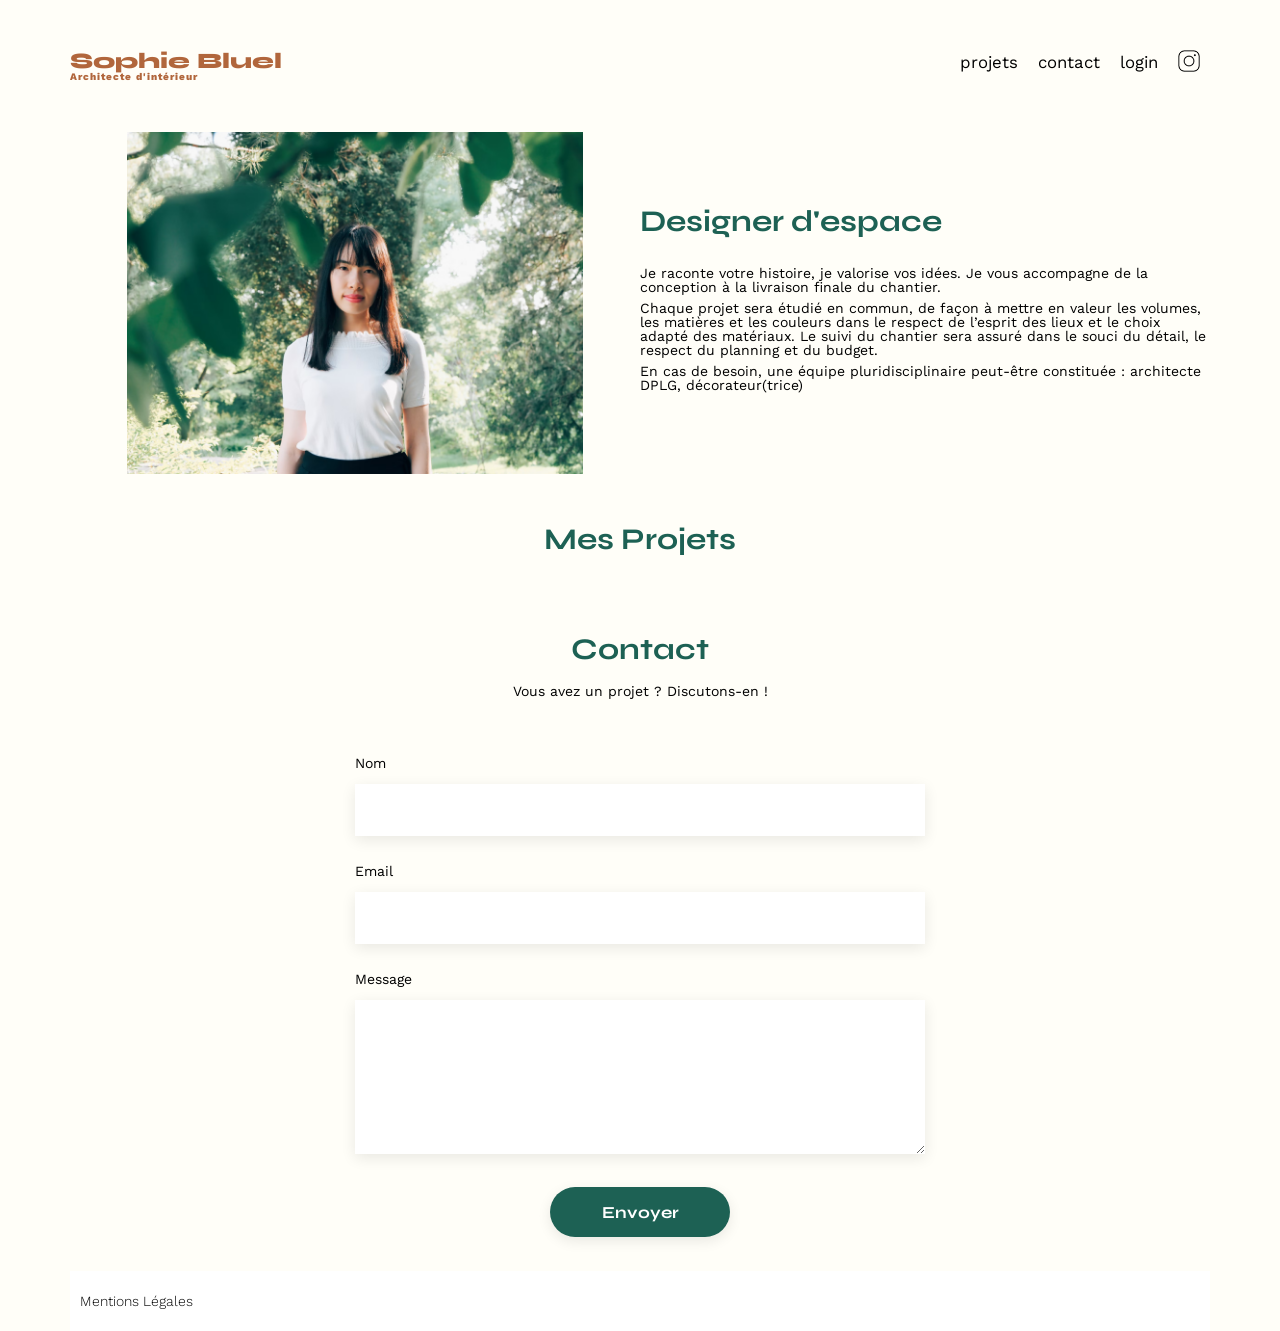
<file: FrontEnd/index.html>
<!DOCTYPE html>
<html lang="fr">

<head>
	<meta charset="UTF-8">
	<title>Sophie Bluel - Architecte d'intérieur</title>
	<meta name="viewport" content="width=device-width, initial-scale=1.0">
	<link rel="preconnect" href="https://fonts.googleapis.com">
	<link rel="preconnect" href="https://fonts.gstatic.com" crossorigin>
	<link href="https://fonts.googleapis.com/css2?family=Syne:wght@700;800&family=Work+Sans&display=swap"
		rel="stylesheet">
	<link rel="stylesheet" href="https://cdnjs.cloudflare.com/ajax/libs/font-awesome/6.2.1/css/all.min.css"
        integrity="sha512-MV7K8+y+gLIBoVD59lQIYicR65iaqukzvf/nwasF0nqhPay5w/9lJmVM2hMDcnK1OnMGCdVK+iQrJ7lzPJQd1w=="
        crossorigin="anonymous" referrerpolicy="no-referrer" />
	<meta name="description" content="">
	<link rel="stylesheet" href="./assets/style.css">
	<script type="module" src="javascripts.js"></script>
</head>

<body>
	<header>
		<h1>Sophie Bluel <span>Architecte d'intérieur</span></h1>
		<nav>
			<ul>
				<li><a href="">projets</a></li>
				<li><a href="">contact</a></li>
				<li><a href="login.html">login</a></li>
				<li><img src="./assets/icons/instagram.png" alt="Instagram"></li>
			</ul>
		</nav>
	</header>
	<main>
		<section id="introduction">
			<figure>
				<img src="./assets/images/sophie-bluel.png" alt="">
			</figure>
			<article>
				<h2>Designer d'espace</h2>
				<p>Je raconte votre histoire, je valorise vos idées. Je vous accompagne de la conception à la livraison
					finale du chantier.</p>
				<p>Chaque projet sera étudié en commun, de façon à mettre en valeur les volumes, les matières et les
					couleurs dans le respect de l’esprit des lieux et le choix adapté des matériaux. Le suivi du
					chantier sera assuré dans le souci du détail, le respect du planning et du budget.</p>
				<p>En cas de besoin, une équipe pluridisciplinaire peut-être constituée : architecte DPLG,
					décorateur(trice)</p>
			</article>
		</section>
		<section id="portfolio">
			<h2>Mes Projets</h2>
			<div class="gallery">

			</div>
		</section>
		<section id="contact">
			<h2>Contact</h2>
			<p>Vous avez un projet ? Discutons-en !</p>
			<form action="#" method="post">
				<label for="name">Nom</label>
				<input type="text" name="name" id="name">
				<label for="email">Email</label>
				<input type="email" name="email" id="email">
				<label for="message">Message</label>
				<textarea name="message" id="message" cols="30" rows="10"></textarea>
				<input type="submit" value="Envoyer">
			</form>
		</section>
	</main>

	<footer>
		<p>Mentions Légales</p>
	</footer>
</body>

</html>
</file>
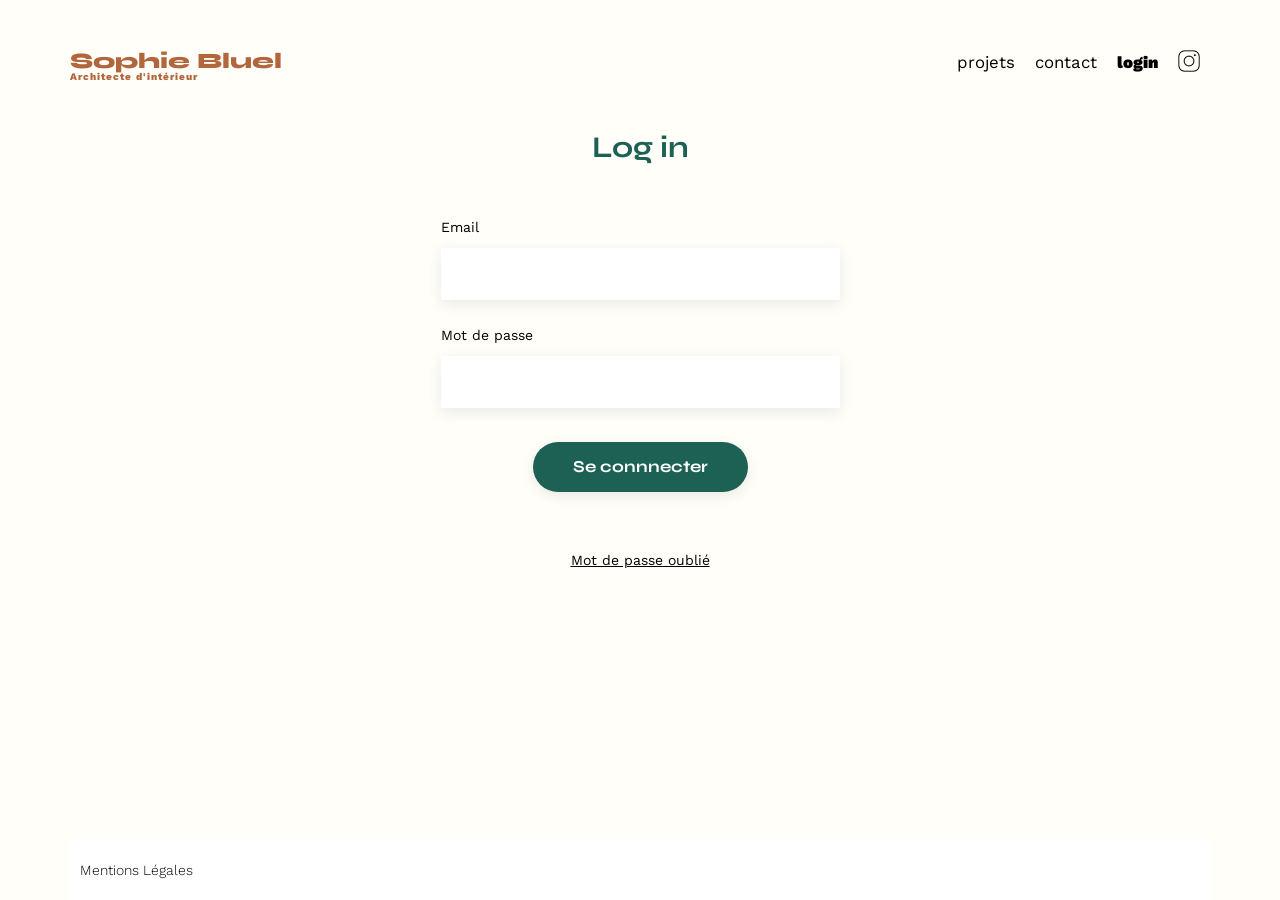
<file: FrontEnd/login.html>
<!DOCTYPE html>
<html lang="fr">

<head>
    <meta charset="UTF-8">
    <title>Sophie Bluel - Architecte d'intérieur</title>
    <meta name="viewport" content="width=device-width, initial-scale=1.0">
    <link rel="preconnect" href="https://fonts.googleapis.com">
    <link rel="preconnect" href="https://fonts.gstatic.com" crossorigin>
    <link href="https://fonts.googleapis.com/css2?family=Syne:wght@700;800&family=Work+Sans&display=swap"
        rel="stylesheet">
    <meta name="description" content="">
    <link rel="stylesheet" href="./assets/style.css">
    <script type="module" src="login.js"></script>
</head>

<body class="bodyLog">
    <div class="loginPage">
        <header>
            <h1>Sophie Bluel <span>Architecte d'intérieur</span></h1>
            <nav>
                <ul>
                    <li><a href="">projets</a></li>
                    <li><a href="">contact</a></li>
                    <li><a href="login.html" style="font-weight: 900;">login</a></li>
                    <li><img src="./assets/icons/instagram.png" alt="Instagram"></li>
                </ul>
            </nav>
        </header>


        <section id="loginForm">

            <h2>Log in</h2>

            <form action="#" method="post" class="formLog">
                <label for="email">Email</label>
                <input type="email" name="email" id="email">
                <label for="mdp">Mot de passe</label>
                <input type="text" name="mdp" id="mdp">
                <input type="submit" value="Se connnecter">
                <label>Mot de passe oublié</label>
            </form>

        </section>
    </div>
        <footer>
            <p>Mentions Légales</p>
        </footer>
</body>

</html>
</file>
<file: FrontEnd/assets/style.css>
/* http://meyerweb.com/eric/tools/css/reset/
   v2.0 | 20110126
   License: none (public domain)
*/

html,
body,
div,
span,
applet,
object,
iframe,
h1,
h2,
h3,
h4,
h5,
h6,
p,
blockquote,
pre,
a,
abbr,
acronym,
address,
big,
cite,
code,
del,
dfn,
em,
img,
ins,
kbd,
q,
s,
samp,
small,
strike,
strong,
sub,
sup,
tt,
var,
b,
u,
i,
center,
dl,
dt,
dd,
ol,
ul,
li,
fieldset,
form,
label,
legend,
table,
caption,
tbody,
tfoot,
thead,
tr,
th,
td,
article,
aside,
canvas,
details,
embed,
figure,
figcaption,
footer,
header,
hgroup,
menu,
nav,
output,
ruby,
section,
summary,
time,
mark,
audio,
video {
	margin: 0;
	padding: 0;
	border: 0;
	font-size: 100%;
	font: inherit;
	vertical-align: baseline;
}

/* HTML5 display-role reset for older browsers */
article,
aside,
details,
figcaption,
figure,
footer,
header,
hgroup,
menu,
nav,
section {
	display: block;
}

body {
	line-height: 1;
}

ol,
ul {
	list-style: none;
}

blockquote,
q {
	quotes: none;
}

blockquote:before,
blockquote:after,
q:before,
q:after {
	content: '';
	content: none;
}

table {
	border-collapse: collapse;
	border-spacing: 0;
}

/** end reset css**/
body {
	max-width: 1140px;
	margin: auto;
	font-family: 'Work Sans';
	font-size: 14px;
	background-color: #FFFEF8;
}

header {
	display: flex;
	justify-content: space-between;
	margin-bottom: 50px;
	margin-top: 50px;
}

section {
	margin: 50px 0
}

h1 {
	display: flex;
	flex-direction: column;
	font-family: 'Syne';
	font-size: 22px;
	font-weight: 800;
	color: #B1663C
}

h1>span {
	font-family: 'Work Sans';
	font-size: 10px;
	letter-spacing: 0.1em;
	;
}

h2 {
	font-family: 'Syne';
	font-weight: 700;
	font-size: 30px;
	color: #1D6154
}

nav ul {
	display: flex;
	align-items: center;
	list-style-type: none;

}

nav ul img {
	width: 22px;
	height: 22px;
}

nav li {
	padding: 0 10px;
	font-size: 1.2em;
}

nav li a {
	text-decoration: none;
	color: black;
}

li a:hover {
	color: #B1663C;
}

#introduction {
	display: flex;
	align-items: center;
}

#introduction figure {
	flex: 1
}

#introduction img {
	display: block;
	margin: auto;
	width: 80%;
}

#introduction article {
	flex: 1
}

#introduction h2 {
	margin-bottom: 1em;
}

#introduction p {
	margin-bottom: 0.5em;
}

#portfolio h2 {
	text-align: center;
	margin-bottom: 1em;
}

.gallery {
	width: 100%;
	display: grid;
	grid-template-columns: 1fr 1fr 1fr;
	grid-column-gap: 20px;
	grid-row-gap: 20px;
}

.gallery img {
	width: 100%;

}

#contact {
	width: 50%;
	margin: auto;
}

#contact>* {
	text-align: center;

}

#contact h2 {
	margin-bottom: 20px;
}

#contact form {
	text-align: left;
	margin-top: 30px;
	display: flex;
	flex-direction: column;
}

#contact input {
	height: 50px;
	font-size: 1.2em;
	border: none;
	box-shadow: 0px 4px 14px rgba(0, 0, 0, 0.09);
}

#contact label {
	margin: 2em 0 1em 0;
}

#contact textarea {
	border: none;
	box-shadow: 0px 4px 14px rgba(0, 0, 0, 0.09);
}

input[type="submit"] {
	font-family: 'Syne';
	font-weight: 700;
	color: white;
	background-color: #1D6154;
	margin: 2em auto;
	width: 180px;
	text-align: center;
	border-radius: 60px;
}

footer {
	width: 100%;
	height: 60px;
	background-color: white;
	align-content: center;
	justify-items: end;
}

footer p {
	font-family: 'Work Sans';
	padding: 0px 10px;
	font-weight: 300;
}


#portfolio nav {
	display: flex;
	align-items: center;
	justify-content: center;
	gap: 10px;
	margin-bottom: 30px;
	height: 40px;
}

#portfolio nav :first-child {
	color: white;
	background-color: #1D6154;
}

.btn-filter {
	height: 100%;
	font-weight: 700;
	font-size: 16px;
	line-height: 100%;
	color: #1D6154;
	align-content: center;
	background-color: white;
	border-radius: 24px;
	padding: 4px 19px 4px 19px;
	border: #91beb6 solid 1px;
}

/* page login */

.bodyLog {
	display: flex;
	flex-direction: column;
	justify-content: space-between;
	min-height: 100vh;
}

.loginPage {
	display: flex;
	flex-direction: column;
	justify-content: space-between;
}

.loginPage nav li {
	font-family: 'Work Sans';
	font-weight: 400;
}

.loginPage nav li:nth-child(3) {
	font-weight: 600;
}




#loginForm {
	width: 35%;
	margin: auto;
	margin-bottom: 100px;
}

#loginForm h2 {
	margin-bottom: 20px;
	text-align: center;
}

#loginForm form {
	text-align: left;
	margin-top: 30px;
	display: flex;
	flex-direction: column;
}

#loginForm input {
	height: 50px;
	font-size: 1.2em;
	border: none;
	box-shadow: 0px 4px 14px rgba(0, 0, 0, 0.09);
}

#loginForm input[type="submit"] {
	width: fit-content;
	padding: 0px 40px;
}

#loginForm label {
	margin: 2em 0 1em 0;
}

#loginForm form label:last-of-type {
	text-align: center;
	text-decoration: underline;
}

.errorMsg {
	text-align: center;
	color: red;
	margin-top: 10px;
}

/*CSS une fois login*/
.barEdit {
	position: absolute;
	top: 0;
	right: 0;
	left: 0;
	margin-bottom: 50px;
	width: 100%;
	height: 60px;
	background-color: black;
	display: flex;
	justify-content: center;
	align-items: center;
	gap: 10px;
}

#portfolio .divH {
	margin-top: 145px;
	margin-bottom: 100px;
	display: flex;
	justify-content: center;
	align-items: center;
	gap: 30px;
}

#portfolio .divH h2 {
	margin: 0;
}

.btnEdit {
	background-color: inherit;
	border: none;
	cursor: pointer;
}

.btnEdit .divEdit {
	color: black;
	height: 18px;
	line-height: 100%;
	gap: 5px;
}

.btnEdit .divEdit p {
	line-height: 100%;
	font-size: 16px;
}

.divEdit {
	color: white;
	display: flex;
	flex-flow: row;
	align-items: center;
	gap: 10px;
}

.divEdit i {
	display: flex;
	justify-content: center;
	align-items: center;
	height: 16px;
	width: 16px;
}

.divEdit.btnEdition {
	color: #1D6154;
}

/* personnalisation de la popup*/

.backPopup {
	display: none;
	position: fixed;
	top: 50%;
	left: 50%;
	transform: translate(-50%, -50%);
	height: 100vh;
	width: 100vw;
	background-color: rgba(0, 0, 0, 0.3);
	z-index: 1;
}

.popup {
	position: fixed;
	top: 50%;
	left: 50%;
	transform: translate(-50%, -50%);
	background-color: white;
	min-width: fit-content;
	max-width: 50%;
	min-height: 50%;
	z-index: 1;
	border-radius: 10px;
	display: flex;
	flex-direction: column;
	align-items: center;
	padding: 15px;
	gap: 5px;
}


.popup .divBtn {
	width: 100%;
	display: flex;
	justify-content: end;
	align-items: center;
}

.popup button {
	border: none;
	background-color: inherit;
	cursor: pointer;
}

.popup .divBtn .btnArrow {
	display: none;
}

.popup .btnArrow .fa-arrow-left:before {
	justify-content: center;
	align-items: center;
	width: 21px;
	height: 21px;
	font-size: 21px;
}

.popup .btnCroix .fa-xmark:before {
	display: flex;
	justify-content: center;
	align-items: center;
	width: 24px;
	height: 24px;
	font-size: 12px;
}

.popUne {
	display: flex;
	flex-direction: column;
	justify-content: center;
	align-items: center;
	gap: 5px;
	width: min-content;
	margin: 0 65px;
}


.popUne h2,
.popDeux h2 {
	align-self: center;
	font-family: "Work Sans";
	color: black;
	height: 30px;
	line-height: 26px;
	font-weight: 400;
}

.popUne .parentPj {
	box-sizing: border-box;
	overflow-y: auto;
	min-width: 466px;
	max-width: 62%;
	max-height: 50%;
	display: flex;
	flex-flow: row wrap;
	margin-top: 25px;
	margin-bottom: 30px;
	padding: 10px 0px 20px 0px;
	gap: 10px;
	border-bottom: 1px solid #B3B3B3;
}

.popUne .parentPj figure {
	box-sizing: border-box;
	display: flex;
	position: relative;
	width: 85px;
	height: 125px;
	padding-bottom: 20px;
}

.popUne .parentPj figure img {
	box-sizing: border-box;
	width: 100%;
}

.popUne .fa-trash-can {
	position: absolute;
	top: 5px;
	right: 5px;
	z-index: 1;
	display: flex;
	justify-content: center;
	align-items: center;
	min-width: 17px;
	min-height: 17px;
	max-height: 17px;
	background-color: black;
	border: none;
	cursor: pointer;
	color: white;
	font-size: 10px;
}

.popUne .addPhoto {
	border: none;
	cursor: pointer;
	color: white;
	background-color: #1D6154;
	padding: 10px 50px;
	border-radius: 25px;
	align-self: center;
	font-weight: 700;
	font-size: 14px;
	line-height: 100%;
	margin-bottom: 15px;
}

/*2ème popup*/


.popDeux {
	flex-wrap: wrap;
	padding-top: 10px;
	display: none;
	flex-direction: column;
	align-content: center;
	justify-content: center;
	gap: 30px;
	height: 100%;
	min-width: 610px;
	width: 100%;
}

/* addPhotoForm */
.popDeux .addPhotoForm {
	min-width: 416px;
	width: 55%;
	display: flex;
	flex-direction: column;
	justify-content: center;
	align-content: center;
	gap: 15px;
}

i.fa-regular.fa-image::before {
	display: flex;
	justify-content: center;
	align-items: center;
	width: 76px;
	height: 76px;
	font-size: 65px;

}




/* parentAdd */

.popDeux .parentAdd {
	background-color: #E8F1F6;
	max-width: 100%;
	max-height: 15%;
	display: flex;
	flex-direction: column;
	justify-content: center;
	align-items: center;
}

.popDeux input#image {
	display: none;
}

.popDeux .labelAdd {
	display: flex;
	max-width: 260px;
	max-height: 150px;
	cursor: pointer;
	display: flex;
	flex-direction: column;
	justify-content: center;
	align-items: center;
	gap: 10px;
}

.popDeux .labelAdd .fa-image {
	color: #B9C5CC;
	padding-top: 10px;
}

.popDeux .labelAdd .pAjout {
	color: #306685;
	background-color: #CBD6DC;
	border-radius: 25px;
	padding: 10px 35px;
}

.popDeux .labelAdd  .infoAdd {
	color: #444444;
	padding-bottom: 20px;
}

.popDeux .labelAdd .labelImg {
	display: none;
	height: 100%;
	width: 100%;
	max-width: 260px;
	max-height: 150px;
	
}
.popDeux .labelAdd .labelImg.act {
	display: block;
}

.addPhotoForm {
	margin-bottom: 40px;
}

.addPhotoForm input, select {
	border: none;
	height: 50px;
	box-shadow: 0px 4px 14px 0px rgba(0,0,0,0.1);
}

.addPhotoForm span {
	border: 1px solid #B3B3B3;
	margin: 25px 0 20px 0;
}

.addPhotoForm button {
    color: white;
    background-color: #A7A7A7;
    padding: 10px 90px;
    border-radius: 25px;
    align-self: center;
    font-weight: 700;
    font-size: 14px;
    line-height: 100%;
}

.active {
	display: flex;
}
</file>
